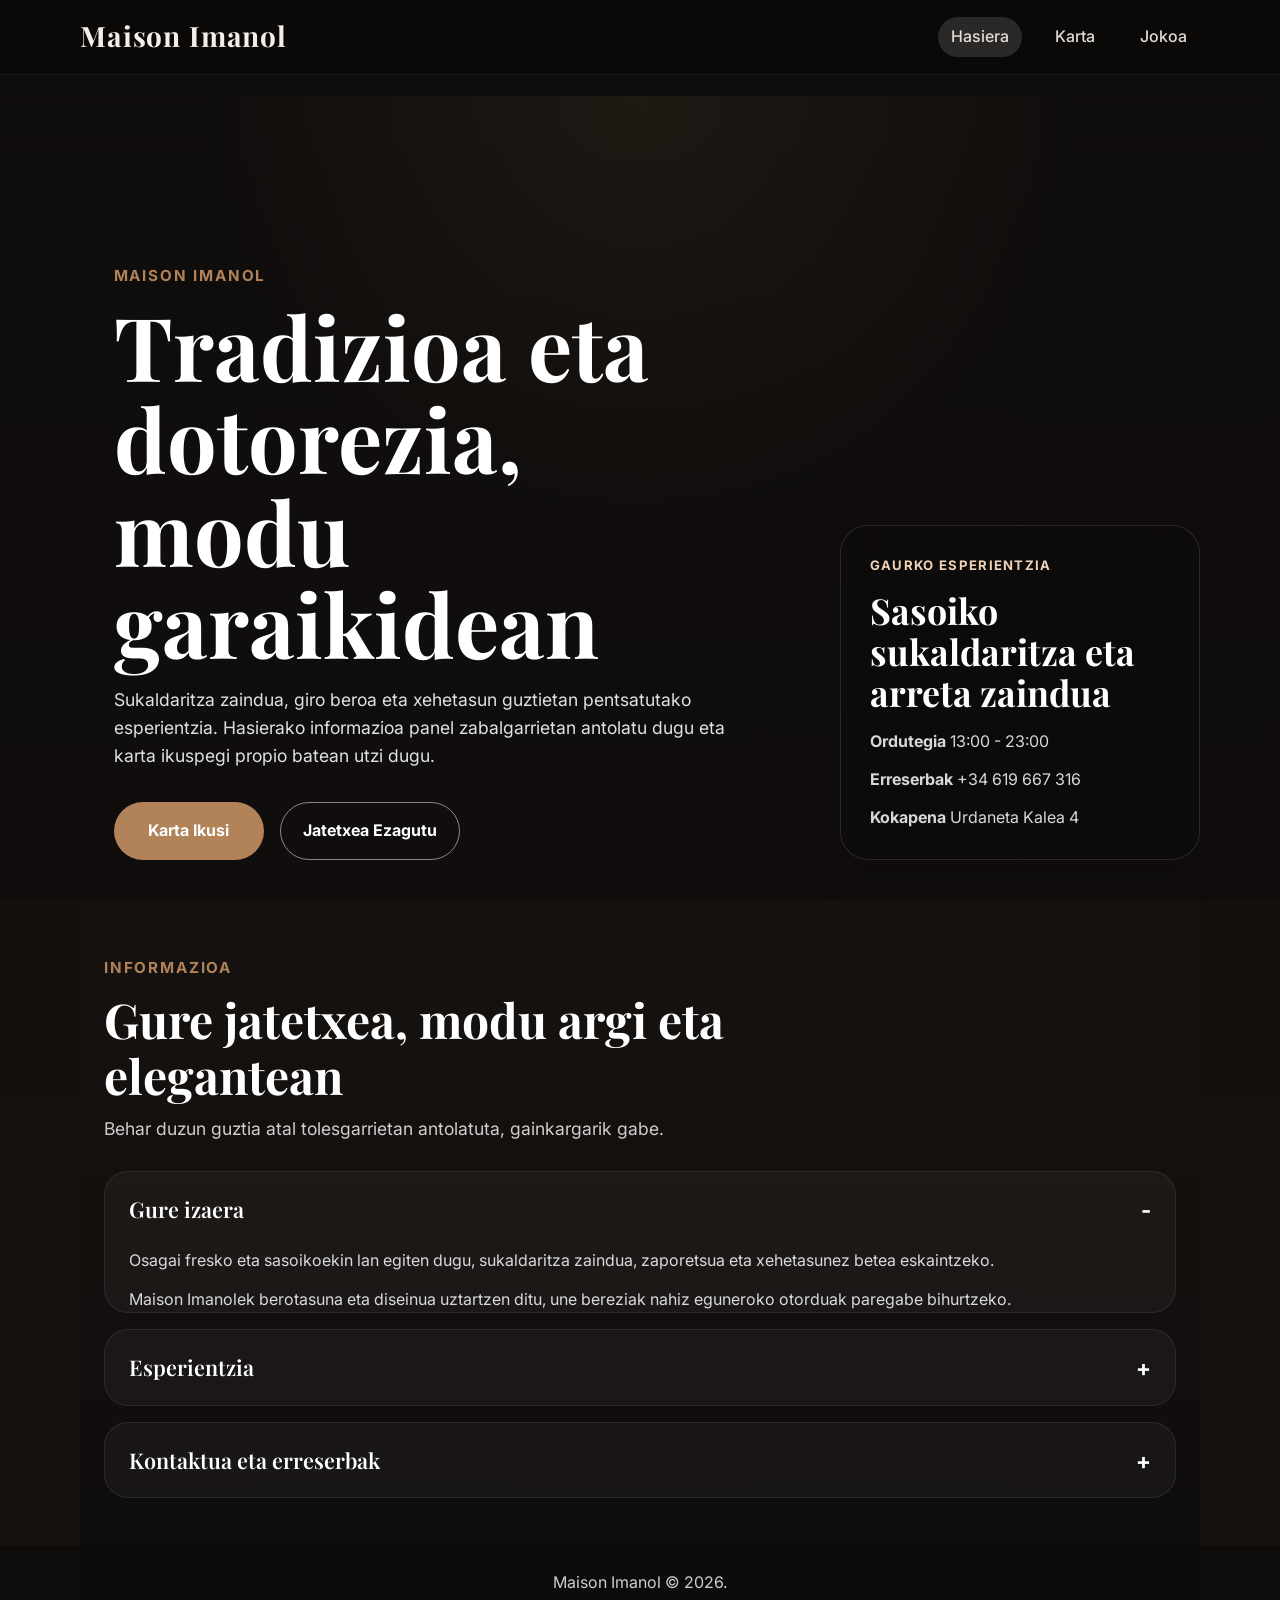
<file: index.html>
<!DOCTYPE html>
<html lang="eu">
<head>
  <meta charset="UTF-8">
  <meta name="viewport" content="width=device-width, initial-scale=1.0">
  <meta
    name="description"
    content="Maison Imanol: sukaldaritza zaindua, giro dotorea eta online ikus daitekeen karta."
  >
  <title>Maison Imanol | Jatetxea</title>
  <link rel="preconnect" href="https://fonts.googleapis.com">
  <link rel="preconnect" href="https://fonts.gstatic.com" crossorigin>
  <link
    href="https://fonts.googleapis.com/css2?family=Playfair+Display:wght@600;700&family=Inter:wght@400;500;600;700&display=swap"
    rel="stylesheet"
  >
  <link rel="stylesheet" href="./assets/css/styles.css">
</head>
<body>
  <nav class="nabigazioa nabigazioa-finkoa">
    <div class="nabigazioa-barrua">
      <a class="marka" href="#" data-pantaila-helburua="hasiera">Maison Imanol</a>
      <div class="nabigazio-estekak">
        <a href="#hasiera" data-pantaila-helburua="hasiera">Hasiera</a>
        <a href="#karta" data-pantaila-helburua="karta">Karta</a>
        <a href="#jokoa" data-pantaila-helburua="jokoa">Jokoa</a>
      </div>
    </div>
  </nav>

  <main class="pantaila-edukitzailea">
    <section class="pantaila pantaila-aktiboa azala" id="hasiera" data-pantaila="hasiera">
      <div class="hero-panela">
        <div class="hasiera-eredua">
          <div class="azal-edukia">
            <p class="goiburuxka">Maison Imanol</p>
            <h1>Tradizioa eta dotorezia, modu garaikidean</h1>
            <p class="azal-testua">
              Sukaldaritza zaindua, giro beroa eta xehetasun guztietan pentsatutako
              esperientzia. Hasierako informazioa panel zabalgarrietan antolatu
              dugu eta karta ikuspegi propio batean utzi dugu.
            </p>
            <div class="azal-ekintzak">
              <a class="botoia botoia-lehena" href="#karta" data-pantaila-helburua="karta">Karta Ikusi</a>
              <a class="botoia botoia-bigarrena" href="#informazioa">Jatetxea Ezagutu</a>
            </div>
          </div>

          <aside class="azal-albokoa">
            <div class="laburpen-txartela">
              <p class="laburpen-etiketa">Gaurko esperientzia</p>
              <h2>Sasoiko sukaldaritza eta arreta zaindua</h2>
              <div class="laburpen-zerrenda">
                <p><strong>Ordutegia</strong> 13:00 - 23:00</p>
                <p><strong>Erreserbak</strong> +34 619 667 316</p>
                <p><strong>Kokapena</strong> Urdaneta Kalea 4</p>
              </div>
            </div>
          </aside>
        </div>
      </div>

      <section class="atal akordeoi-atala" id="informazioa">
        <div class="atal-goiburua atal-goiburua-zabala">
          <p class="goiburuxka">Informazioa</p>
          <h2>Gure jatetxea, modu argi eta elegantean</h2>
          <p class="atal-testua">
            Behar duzun guztia atal tolesgarrietan antolatuta, gainkargarik gabe.
          </p>
        </div>

        <div class="akordeoi-multzoa">
          <details class="akordeoi-elementua" open>
            <summary>Gure izaera</summary>
            <div class="akordeoi-edukia">
              <p>
                Osagai fresko eta sasoikoekin lan egiten dugu, sukaldaritza
                zaindua, zaporetsua eta xehetasunez betea eskaintzeko.
              </p>
              <p>
                Maison Imanolek berotasuna eta diseinua uztartzen ditu, une
                bereziak nahiz eguneroko otorduak paregabe bihurtzeko.
              </p>
            </div>
          </details>

          <details class="akordeoi-elementua">
            <summary>Esperientzia</summary>
            <div class="akordeoi-edukia">
              <p>
                Gure karta APIarekin konektatuta dago eta datu-basetik
                zuzenean elikatzen da, eguneratutako informazioa beti eskura
                izan dezazun.
              </p>
              <p>
                Diseinua mugikor, tablet eta ordenagailuetara egokitzen da,
                nabigazio argia eta erosoa bermatzeko.
              </p>
            </div>
          </details>

          <details class="akordeoi-elementua">
            <summary>Kontaktua eta erreserbak</summary>
            <div class="akordeoi-edukia">
              <p><strong>Helbidea:</strong> Urdaneta Kalea 4</p>
              <p><strong>Telefonoa:</strong> +34 619 667 316</p>
              <p><strong>Posta elektronikoa:</strong> kaixo@maisonimanol.com</p>
              <p><strong>Ordutegia:</strong> Asteartea eta Igandea artean, 13:00 - 23:00</p>
            </div>
          </details>
        </div>
      </section>
    </section>

    <section class="pantaila pantaila-karta" id="karta" data-pantaila="karta" hidden>
      <div class="karta-pantaila-barrua karta-paper-azala">
        <div class="karta-pantaila-goiburua">
          <div>
            <p class="goiburuxka">Gure karta</p>
            <h2>Karta osoa</h2>
            <p class="karta-azalpena">
              Kategoriaz antolatutako plater guztiak, modu argiago eta
              dotoreagoan aurkeztuta.
            </p>
          </div>
          <a class="botoia botoia-bigarrena botoia-itzuli" href="#hasiera" data-pantaila-helburua="hasiera">
            Hasierara Itzuli
          </a>
        </div>

        <div class="karta-egoera" id="karta-egoera">
          Kartaren egitura kargatzen...
        </div>

        <div class="karta-sarea" id="karta-edukiontzia" aria-live="polite"></div>
      </div>
    </section>

    <section class="pantaila pantaila-jokoa" id="jokoa" data-pantaila="jokoa" hidden>
      <div class="karta-pantaila-barrua karta-paper-azala">
        <div class="karta-pantaila-goiburua">
          <div>
            <p class="goiburuxka">Jokoa</p>
            <h2>Plater Jokoa</h2>
            <p class="karta-azalpena">
              Jokoa webgunean bertan integratuta.
            </p>
          </div>
          <a class="botoia botoia-bigarrena botoia-itzuli" href="#hasiera" data-pantaila-helburua="hasiera">
            Hasierara Itzuli
          </a>
        </div>


        <iframe
          title="Plater Jokoa"
          src="jokoa/index.html"
          style="width:100%; height:78vh; border:0;"
          loading="lazy"
        ></iframe>
      </div>
    </section>
  </main>

  <footer class="oinekoa">
    <p>Maison Imanol © 2026.</p>
  </footer>

  <script src="./assets/js/main.js"></script>
</body>
</html>
</file>
<file: assets/css/styles.css>
:root {
  --bg-dark: #0f0d0c;
  --bg-light: #171312;
  --bg-accent: #241c18;
  --text-dark: #f4eee8;
  --text-light: #ffffff;
  --text-muted: #c3b6a8;
  --primary: #b28358;
  --primary-dark: #8f6542;
  --border: rgba(255, 255, 255, 0.12);
  --shadow: 0 18px 40px rgba(0, 0, 0, 0.14);
  --max-width: 1120px;
}

* {
  box-sizing: border-box;
  margin: 0;
  padding: 0;
}

html {
  scroll-behavior: smooth;
}

body {
  font-family: "Inter", Arial, sans-serif;
  color: var(--text-dark);
  background: var(--bg-dark);
  line-height: 1.6;
}

body.menu-irekita {
  background: var(--bg-dark);
}

a {
  color: inherit;
  text-decoration: none;
}

img {
  max-width: 100%;
  display: block;
}

.pantaila-edukitzailea {
  min-height: 100vh;
}

.pantaila {
  min-height: 100vh;
}

.pantaila[hidden] {
  display: none;
}

.azala {
  min-height: 100vh;
  padding: 6rem 0 0;
  color: var(--text-light);
  background: linear-gradient(180deg, #0f0d0c 0%, #15110f 100%);
}

.nabigazioa,
.azal-edukia,
.atal,
.oinekoa {
  width: min(100%, var(--max-width));
  margin: 0 auto;
}

.nabigazioa {
  display: flex;
  justify-content: space-between;
  align-items: center;
  gap: 1rem;
  padding: 0;
}

.nabigazioa-finkoa {
  position: fixed;
  inset: 0 0 auto 0;
  z-index: 20;
  width: 100%;
  margin-top: 0;
  padding: 0.9rem 0;
  border-bottom: 1px solid rgba(255, 255, 255, 0.08);
  background: rgba(12, 10, 9, 0.88);
  backdrop-filter: blur(18px);
}

.nabigazioa-barrua {
  width: min(100% - 2rem, var(--max-width));
  margin: 0 auto;
  display: flex;
  justify-content: space-between;
  align-items: center;
  gap: 1rem;
}

.marka,
h1,
h2,
h3 {
  font-family: "Playfair Display", Georgia, serif;
}

.marka {
  font-size: 1.75rem;
  font-weight: 700;
  letter-spacing: 0.03em;
}

.nabigazio-estekak {
  display: flex;
  flex-wrap: wrap;
  gap: 1.25rem;
  font-weight: 500;
}

.nabigazio-estekak a {
  padding: 0.45rem 0.8rem;
  border-radius: 999px;
  opacity: 0.92;
  transition:
    opacity 0.2s ease,
    background-color 0.2s ease;
}

.nabigazio-estekak a:hover,
.nabigazio-estekak a:focus-visible {
  opacity: 1;
  background: rgba(255, 255, 255, 0.08);
}

.nabigazio-estekak a[aria-current="page"] {
  background: rgba(255, 255, 255, 0.14);
}

.azal-edukia {
  padding: 0;
  max-width: 640px;
}

.goiburuxka {
  margin-bottom: 0.75rem;
  color: var(--primary);
  font-size: 0.95rem;
  font-weight: 700;
  text-transform: uppercase;
  letter-spacing: 0.12em;
}

h1 {
  font-size: clamp(3rem, 8vw, 5.5rem);
  line-height: 1.05;
  margin-bottom: 1rem;
}

.azal-testua,
.atal-testua {
  font-size: 1.1rem;
  color: rgba(255, 255, 255, 0.88);
}

.azal-ekintzak {
  display: flex;
  flex-wrap: wrap;
  gap: 1rem;
  margin-top: 2rem;
}

.hasiera-eredua {
  width: min(100%, var(--max-width));
  margin: 0 auto;
  display: grid;
  grid-template-columns: minmax(0, 1.3fr) minmax(280px, 0.7fr);
  gap: 2rem;
  align-items: end;
}

.hero-panela {
  min-height: calc(100vh - 6rem);
  padding: 2rem 1.5rem 2.5rem;
  display: flex;
  align-items: end;
  background:
    linear-gradient(rgba(15, 13, 12, 0.45), rgba(15, 13, 12, 0.72)),
    radial-gradient(circle at top, rgba(178, 131, 88, 0.18), transparent 42%),
    url("https://images.unsplash.com/photo-1517248135467-4c7edcad34c4?auto=format&fit=crop&w=1600&q=80")
      center/cover no-repeat;
}

.azal-albokoa {
  display: flex;
  justify-content: flex-end;
}

.laburpen-txartela {
  width: min(100%, 360px);
  padding: 1.8rem;
  border: 1px solid rgba(255, 255, 255, 0.12);
  border-radius: 28px;
  background: rgba(12, 10, 9, 0.52);
  backdrop-filter: blur(14px);
  box-shadow: var(--shadow);
}

.laburpen-etiketa {
  margin-bottom: 0.85rem;
  color: #f1d2b6;
  font-size: 0.82rem;
  font-weight: 700;
  text-transform: uppercase;
  letter-spacing: 0.1em;
}

.laburpen-txartela h2 {
  margin-bottom: 1rem;
  font-size: clamp(1.8rem, 2.8vw, 2.4rem);
}

.laburpen-zerrenda {
  display: grid;
  gap: 0.75rem;
  color: rgba(255, 255, 255, 0.84);
}

.botoia {
  display: inline-flex;
  align-items: center;
  justify-content: center;
  min-width: 150px;
  padding: 0.95rem 1.4rem;
  border-radius: 999px;
  border: 1px solid transparent;
  font-weight: 700;
  transition:
    transform 0.2s ease,
    background-color 0.2s ease,
    border-color 0.2s ease,
    color 0.2s ease;
}

.botoia:hover,
.botoia:focus-visible {
  transform: translateY(-1px);
}

.botoia-lehena {
  background: var(--primary);
  color: var(--text-light);
}

.botoia-lehena:hover,
.botoia-lehena:focus-visible {
  background: var(--primary-dark);
}

.botoia-bigarrena {
  border-color: rgba(255, 255, 255, 0.5);
  color: var(--text-light);
}

.atal {
  padding: 5rem 1.5rem;
}

.akordeoi-atala {
  padding-top: 3.5rem;
  padding-bottom: 3rem;
  color: var(--text-light);
  background: linear-gradient(180deg, #161210 0%, #0f0d0c 100%);
}

.atala-argia {
  color: var(--text-dark);
  background: var(--bg-light);
}

.atala-iluna {
  color: var(--text-light);
  background: var(--bg-dark);
}

.atala-iluna .atal-testua {
  color: rgba(255, 255, 255, 0.72);
}

.atala-azentua {
  background: linear-gradient(135deg, #f4eadf, var(--bg-accent));
}

.atal-goiburua {
  max-width: 700px;
  margin-bottom: 2.5rem;
}

.akordeoi-atala .atal-goiburua {
  margin-bottom: 1.75rem;
}

.atal-goiburua-zabala .atal-testua {
  color: rgba(255, 255, 255, 0.8);
}

h2 {
  font-size: clamp(2rem, 4vw, 3rem);
  line-height: 1.15;
  margin-bottom: 0.75rem;
}

.guri-buruz-sarea,
.karta-sarea,
.esperientzia-sarea {
  display: grid;
  gap: 1.5rem;
}

.guri-buruz-sarea,
.esperientzia-sarea {
  grid-template-columns: repeat(auto-fit, minmax(220px, 1fr));
}

.txartela,
.ezaugarria,
.karta-txartela,
.kontaktu-txartela,
.akordeoi-elementua {
  border-radius: 24px;
  box-shadow: var(--shadow);
}

.txartela,
.ezaugarria {
  padding: 1.75rem;
  background: #ffffff;
}

.txartela p,
.ezaugarria p,
.kontaktu-txartela p {
  color: var(--text-muted);
}

.karta-egoera {
  margin-bottom: 1.5rem;
  color: rgba(255, 255, 255, 0.75);
  font-weight: 500;
}

.karta-pantaila {
  padding: 6.5rem 1.5rem 2.5rem;
  color: var(--text-light);
  background:
    radial-gradient(circle at top, rgba(178, 131, 88, 0.14), transparent 30%),
    linear-gradient(180deg, #0f0d0c 0%, #171210 100%);
}

.karta-pantaila-barrua {
  width: min(100%, var(--max-width));
  margin: 0 auto;
}

.karta-pantaila-goiburua {
  display: flex;
  justify-content: space-between;
  align-items: flex-end;
  gap: 1.5rem;
  margin-bottom: 2rem;
}

.karta-azalpena {
  max-width: 640px;
  color: rgba(255, 255, 255, 0.72);
  font-size: 1.05rem;
}

.karta-paper-azala {
  padding: 2rem;
  border: 1px solid rgba(255, 255, 255, 0.08);
  border-radius: 32px;
  background: rgba(20, 16, 14, 0.82);
  box-shadow: 0 22px 50px rgba(0, 0, 0, 0.28);
}

.karta-sarea {
  gap: 2.5rem;
}

.karta-kategoria {
  padding: 2rem 2rem 1.5rem;
  background: rgba(255, 255, 255, 0.03);
  border: 1px solid rgba(255, 255, 255, 0.08);
  border-radius: 28px;
  box-shadow: 0 12px 30px rgba(0, 0, 0, 0.12);
}

.karta-kategoria-izena {
  margin-bottom: 1.5rem;
  color: #f1d2b6;
  font-size: clamp(1.6rem, 2.4vw, 2.2rem);
}

.karta-zerrenda {
  display: grid;
  gap: 1.1rem;
}

.karta-lerroa {
  padding-bottom: 1.1rem;
  border-bottom: 1px solid rgba(255, 255, 255, 0.1);
}

.karta-lerroa:last-child {
  padding-bottom: 0;
  border-bottom: 0;
}

.karta-lerro-goiburua {
  display: flex;
  justify-content: space-between;
  align-items: baseline;
  gap: 1rem;
  margin-bottom: 0.35rem;
}

.karta-lerro-goiburua h4 {
  font-family: "Playfair Display", Georgia, serif;
  font-size: 1.25rem;
  font-weight: 600;
}

.karta-puntudun-bereizlea {
  flex: 1;
  min-width: 2rem;
  border-bottom: 1px dotted rgba(241, 210, 182, 0.4);
  transform: translateY(-0.22rem);
}

.karta-lerro-osagaiak {
  max-width: 720px;
  color: rgba(255, 255, 255, 0.68);
  font-size: 0.98rem;
  font-style: italic;
}

.akordeoi-multzoa {
  display: grid;
  gap: 1rem;
}

.akordeoi-elementua {
  overflow: hidden;
  border: 1px solid rgba(255, 255, 255, 0.08);
  background: rgba(255, 255, 255, 0.04);
  box-shadow: none;
}

.akordeoi-elementua summary {
  cursor: pointer;
  list-style: none;
  padding: 1.25rem 1.5rem;
  font-family: "Playfair Display", Georgia, serif;
  font-size: 1.35rem;
  font-weight: 600;
  transition: background-color 0.2s ease;
}

.akordeoi-elementua summary:hover {
  background: rgba(255, 255, 255, 0.06);
}

.akordeoi-elementua summary::-webkit-details-marker {
  display: none;
}

.akordeoi-elementua summary::after {
  content: "+";
  float: right;
  font-family: "Inter", Arial, sans-serif;
  font-size: 1.4rem;
  font-weight: 700;
}

.akordeoi-elementua.irekita summary::after {
  content: "-";
}

.akordeoi-edukia {
  height: 0;
  overflow: hidden;
  padding: 0 1.5rem;
  color: rgba(255, 255, 255, 0.84);
  transition:
    height 0.35s ease,
    padding-bottom 0.35s ease;
}

.akordeoi-edukia-barrua {
  padding-top: 0.1rem;
}

.akordeoi-elementua.irekita .akordeoi-edukia {
  padding-bottom: 1.5rem;
}

.akordeoi-elementua.animatzen .akordeoi-edukia {
  will-change: height;
}

.akordeoi-edukia {
  color: rgba(255, 255, 255, 0.84);
}

.akordeoi-edukia p + p {
  margin-top: 0.85rem;
}

.stock-oharra {
  display: inline-block;
  margin-bottom: 0.45rem;
  padding: 0.18rem 0.6rem;
  border: 1px solid rgba(178, 131, 88, 0.3);
  border-radius: 999px;
  color: #f3d4b8;
  background: rgba(178, 131, 88, 0.12);
  font-size: 0.8rem;
  font-weight: 700;
  letter-spacing: 0.04em;
  text-transform: uppercase;
}

.prezioa {
  color: #f1d2b6;
  font-weight: 700;
  white-space: nowrap;
}

.ezaugarri-zenbakia {
  display: inline-block;
  margin-bottom: 1rem;
  color: var(--primary);
  font-size: 1.1rem;
  font-weight: 700;
}

.kontaktu-txartela {
  display: grid;
  grid-template-columns: 1.3fr 1fr;
  gap: 2rem;
  padding: 2rem;
  background: rgba(255, 255, 255, 0.75);
}

.kontaktu-xehetasunak {
  display: grid;
  gap: 0.75rem;
}

.oinekoa {
  padding: 1.5rem;
  color: rgba(255, 255, 255, 0.8);
  background: #0c0c0c;
  text-align: center;
}

@media (max-width: 768px) {
  .nabigazioa {
    flex-direction: column;
    align-items: flex-start;
    padding-bottom: 2rem;
  }

  .nabigazioa-finkoa {
    width: 100%;
  }

  .azal-edukia {
    padding: 0;
  }

  .hasiera-eredua {
    grid-template-columns: 1fr;
    align-items: start;
  }

  .karta-pantaila-goiburua {
    flex-direction: column;
    align-items: flex-start;
  }

  .azal-albokoa {
    justify-content: flex-start;
  }
}

@media (max-width: 540px) {
  .azala {
    padding-inline: 0;
  }

  .atal {
    padding: 4rem 1rem;
  }

  .botoia {
    width: 100%;
  }

  .karta-kategoria {
    padding: 1.5rem 1rem 1.25rem;
  }

  .karta-paper-azala {
    padding: 1.1rem;
    border-radius: 24px;
  }

  .karta-lerro-goiburua {
    flex-direction: column;
    align-items: flex-start;
  }

  .akordeoi-elementua summary,
  .akordeoi-edukia {
    padding-inline: 1rem;
  }

  .karta-pantaila {
    padding-inline: 1rem;
  }

  .hero-panela {
    padding-inline: 1rem;
  }
}
</file>
